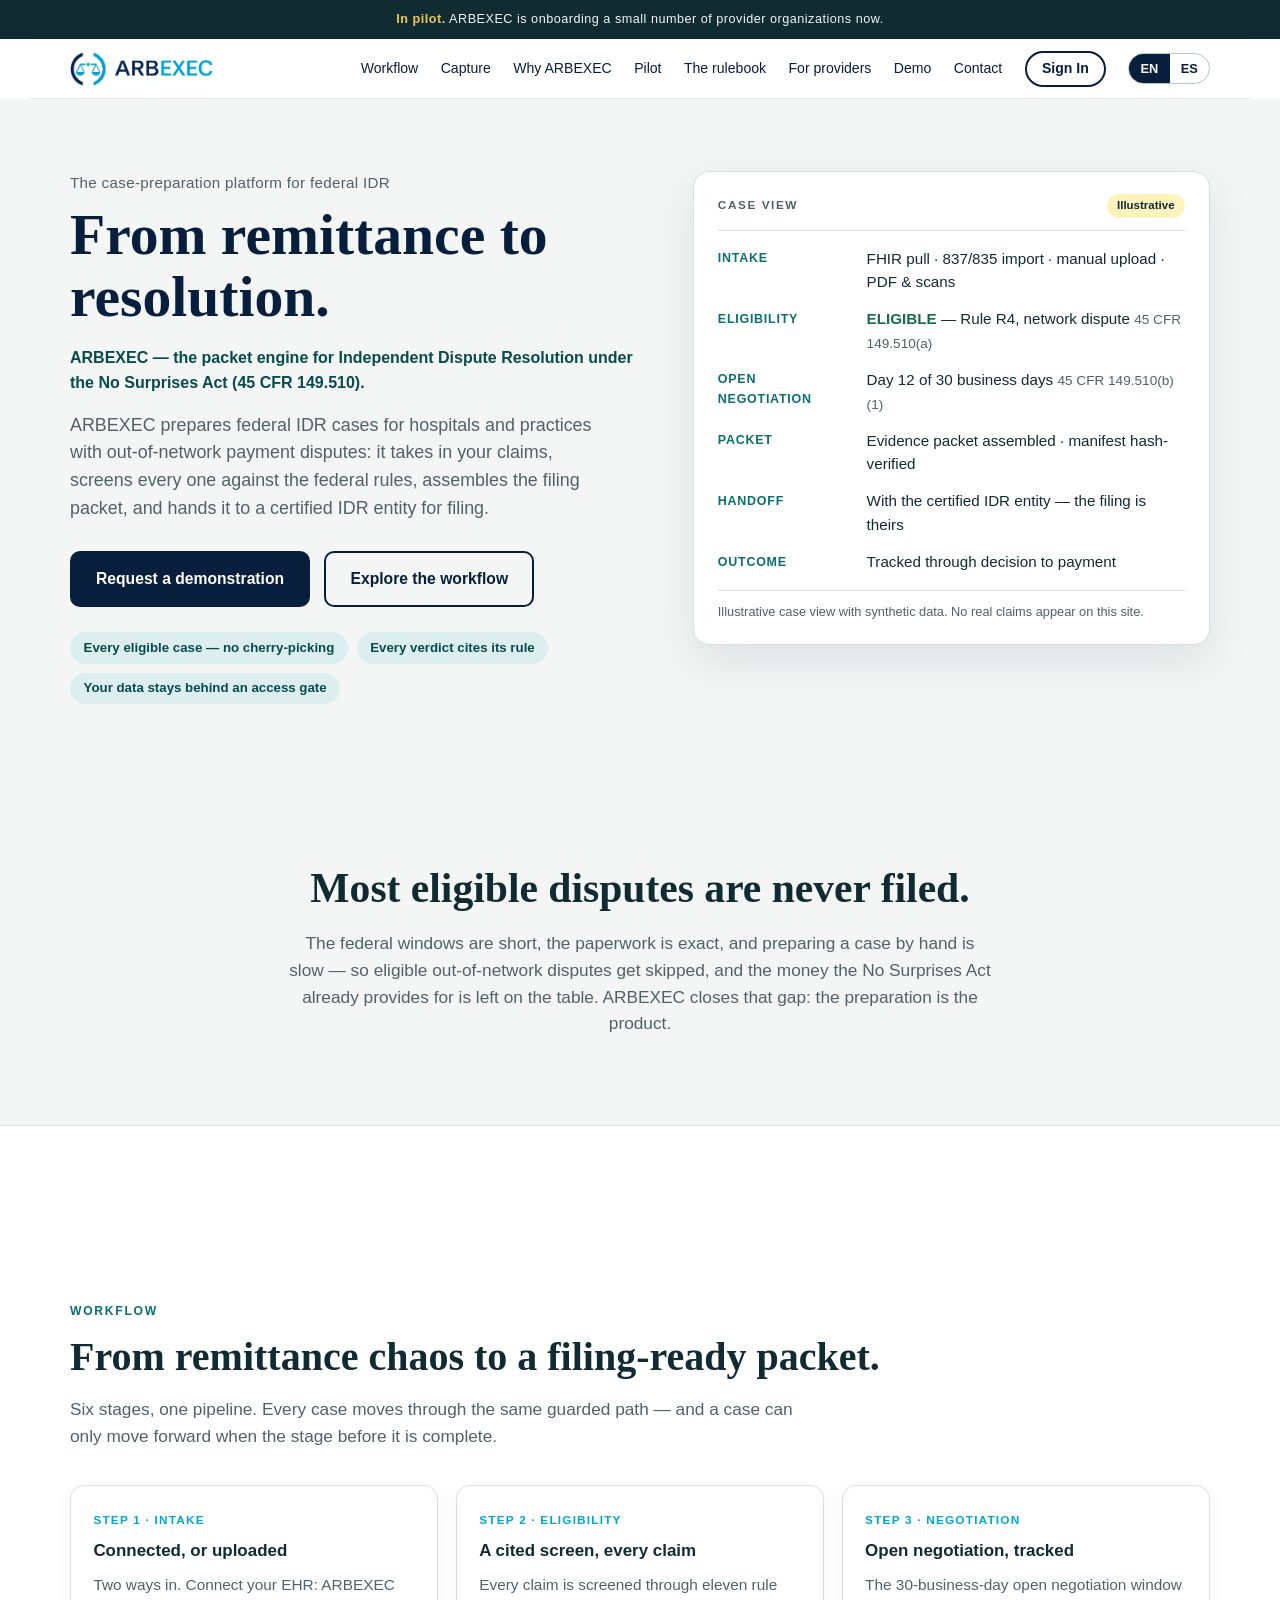
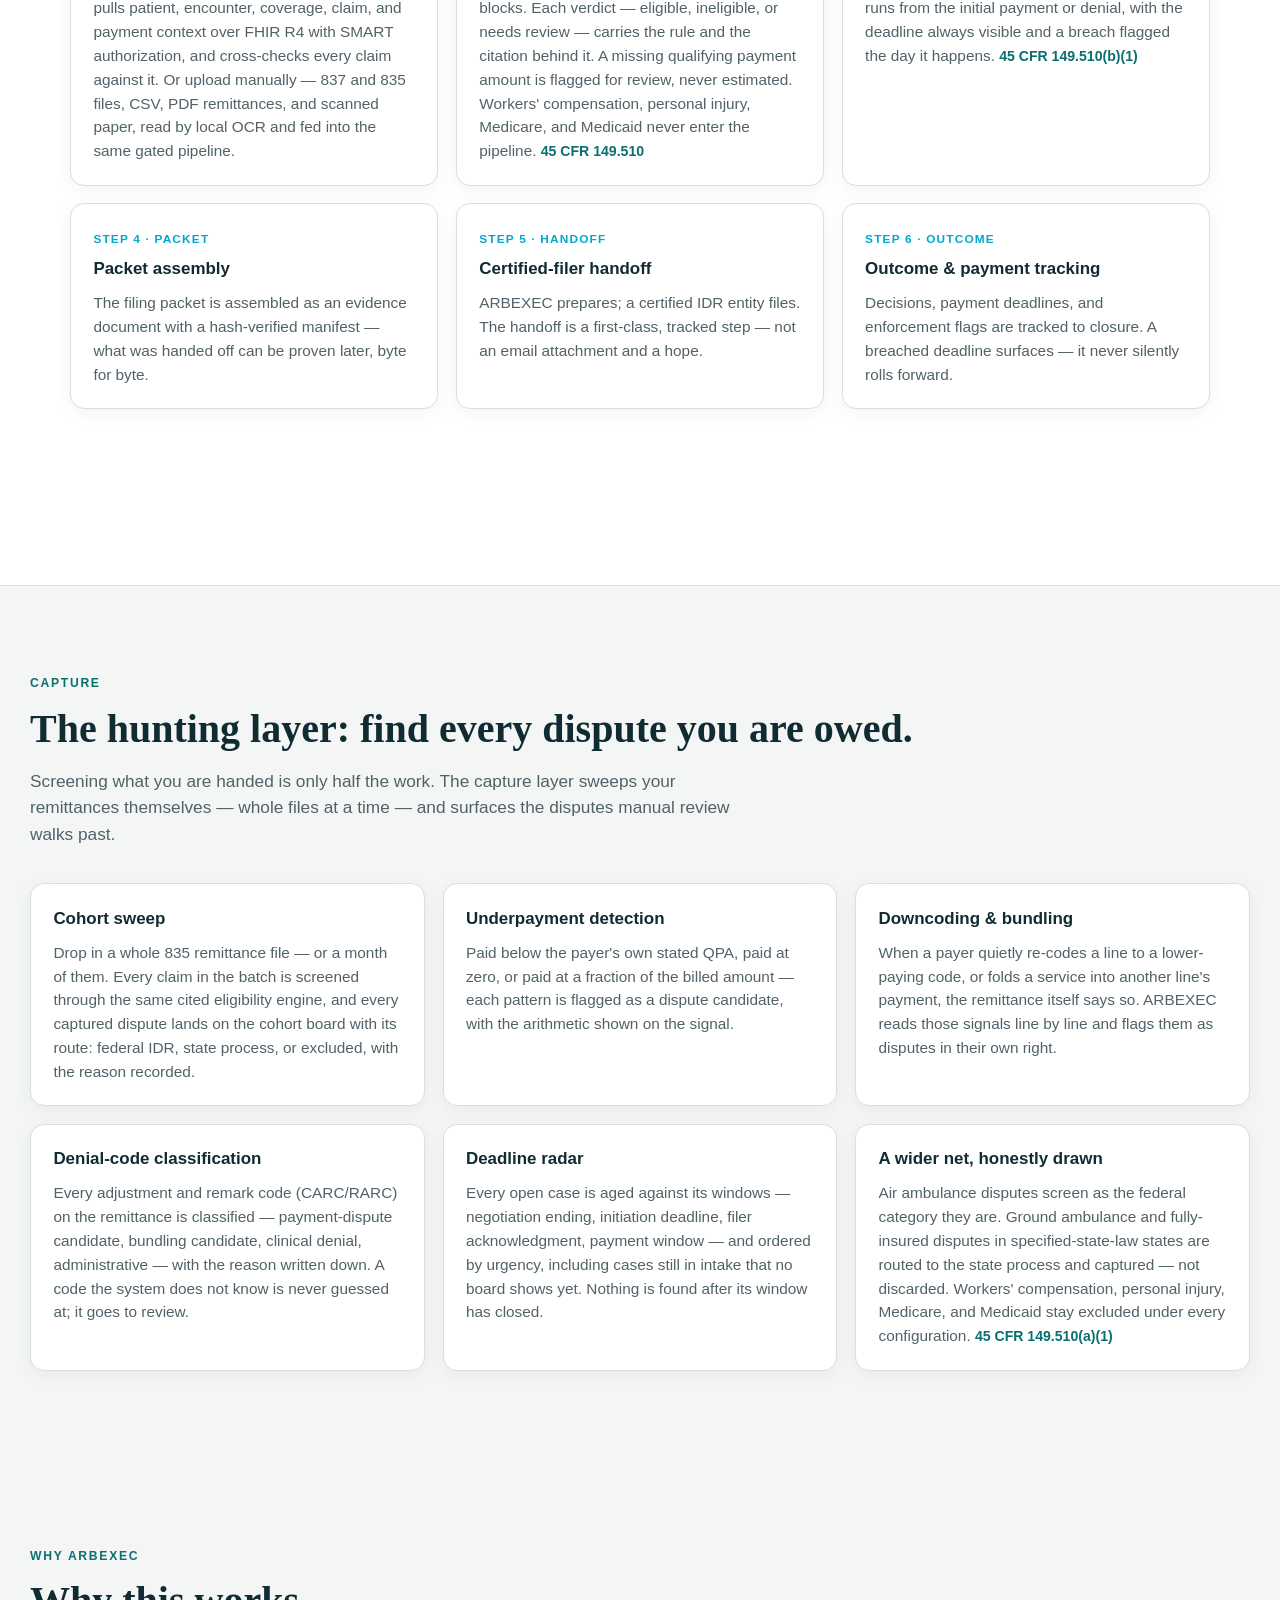
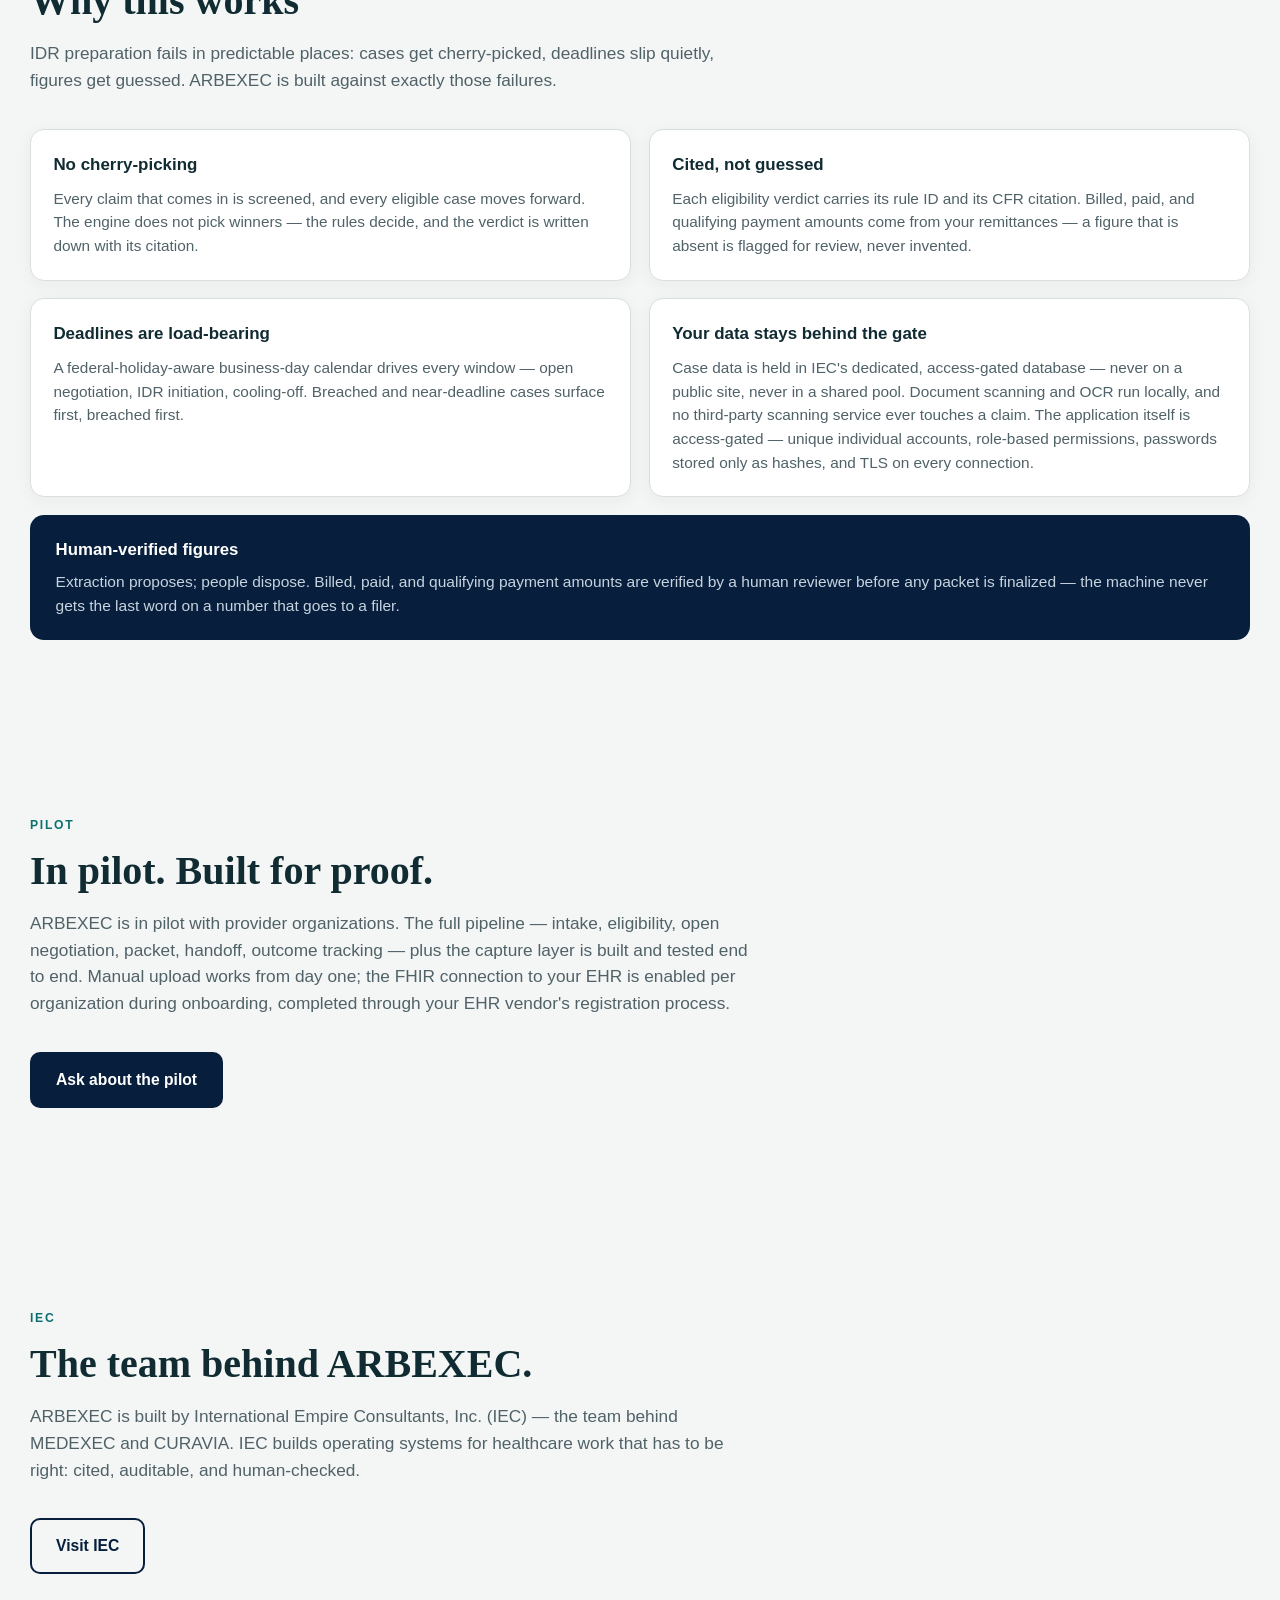
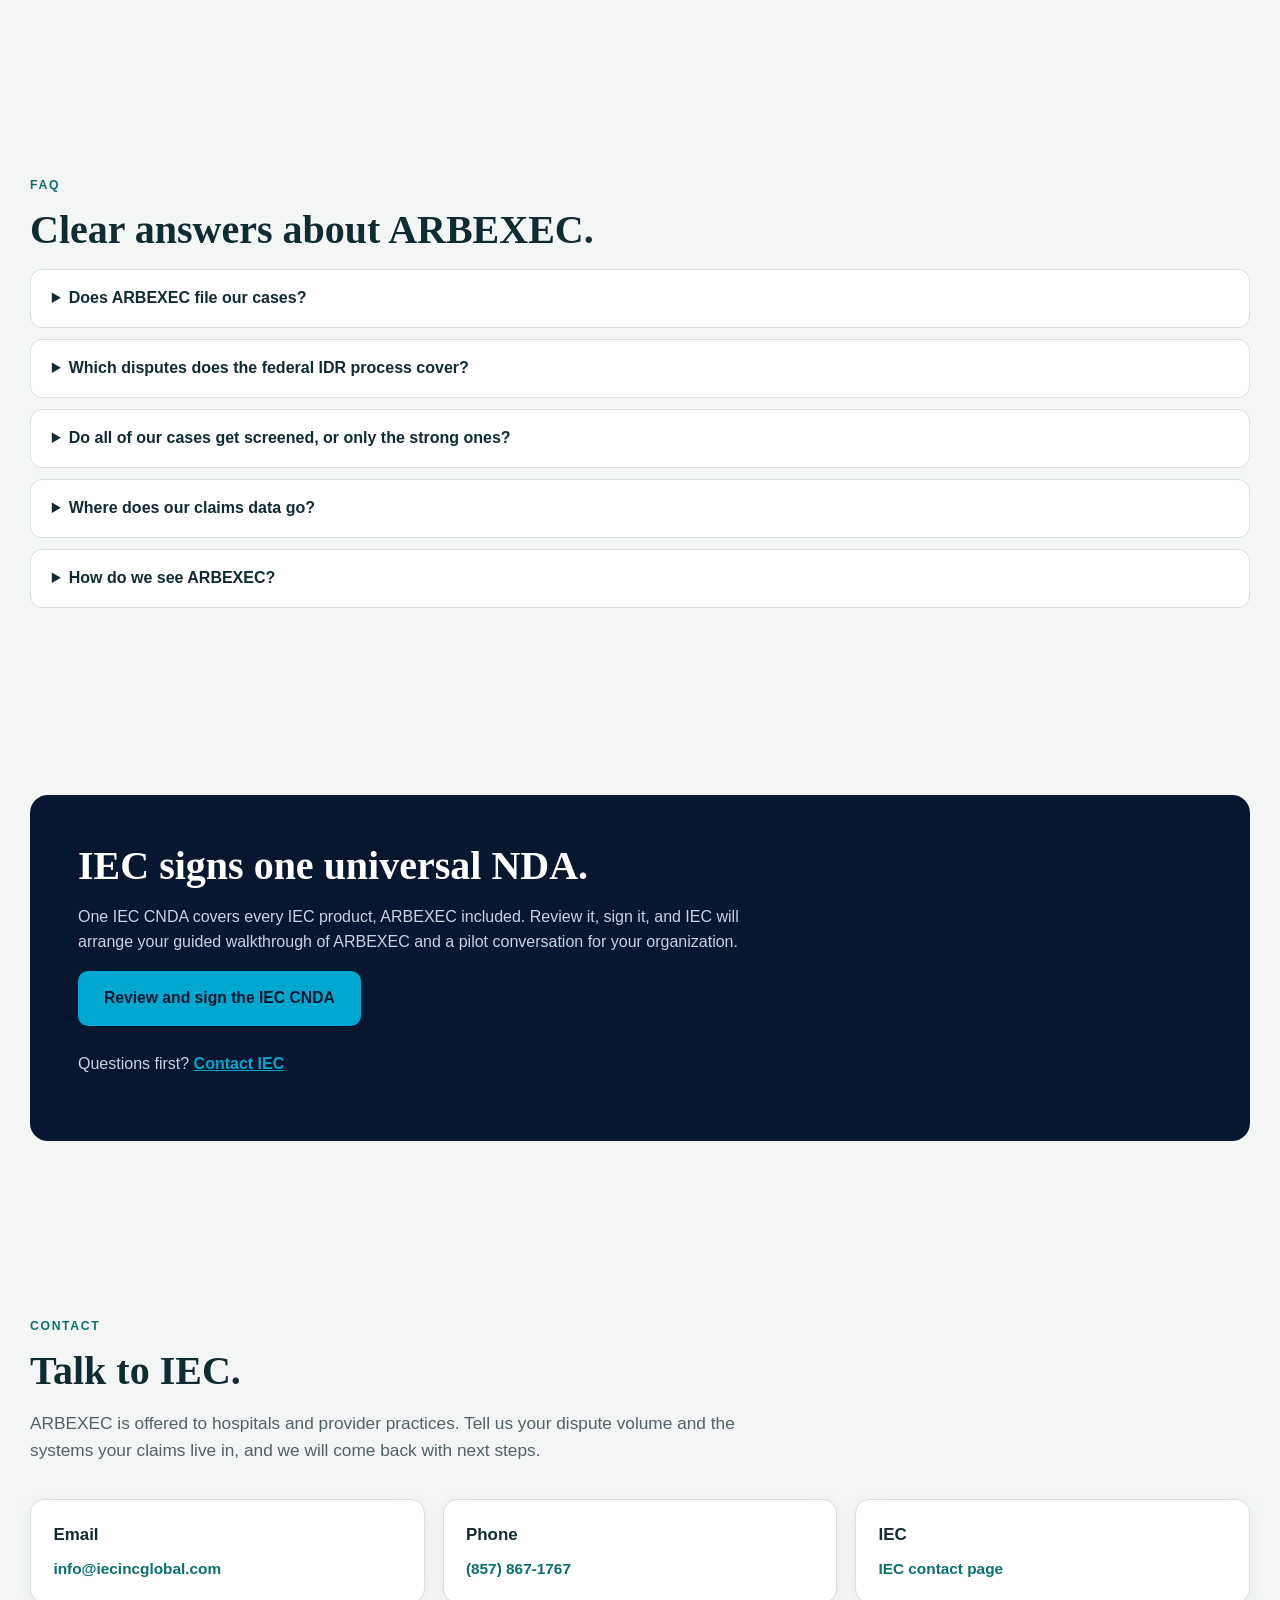
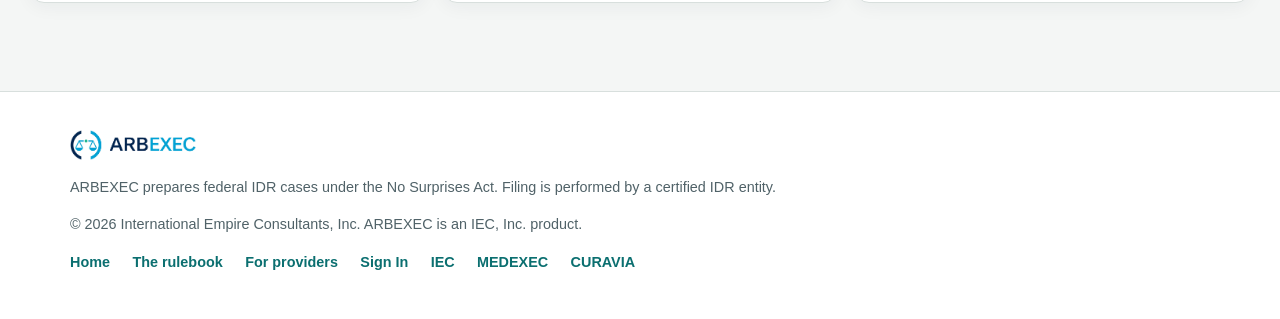
<file: index.html>
<!DOCTYPE html>
<html lang="en">
<head>
<meta charset="utf-8">
<meta name="viewport" content="width=device-width, initial-scale=1">
<title>ARBEXEC — The No Surprises Act IDR Packet Engine</title>
<meta name="description" content="ARBEXEC prepares federal Independent Dispute Resolution (IDR) cases under the No Surprises Act for hospitals and practices: FHIR-connected and manual-upload intake, a cited eligibility screen for every case, a capture layer that sweeps whole remittance files for missed disputes, filing-ready packets, and handoff to a certified IDR entity.">
<link rel="icon" type="image/png" href="assets/favicon.png">
<link rel="stylesheet" href="styles.css">
</head>
<body>
<a class="skip-link" href="#main" data-i18n="skip">Skip to content</a>

<div class="pilot-strip" data-i18n="strip"><strong>In pilot.</strong> ARBEXEC is onboarding a small number of provider organizations now.</div>

<nav class="nav" aria-label="Page sections">
  <a class="nav-brand" href="index.html" aria-label="ARBEXEC home"><img src="assets/logo.webp" alt="ARBEXEC"></a>
  <div class="nav-links">
    <a href="#workflow" data-i18n="nav.workflow">Workflow</a>
    <a href="#capture" data-i18n="nav.capture">Capture</a>
    <a href="#why" data-i18n="nav.why">Why ARBEXEC</a>
    <a href="#pilot" data-i18n="nav.pilot">Pilot</a>
    <a href="rules.html" data-i18n="nav.rules">The rulebook</a>
    <a href="for-providers.html" data-i18n="nav.providers">For providers</a>
    <a href="#nda" data-i18n="nav.demo">Demo</a>
    <a href="#contact" data-i18n="nav.contact">Contact</a>
    <a class="nav-signin" href="https://app.arbexec.com/portal/signin" data-i18n="nav.signin">Sign In</a>
    <span class="lang-toggle" role="group" aria-label="Language">
      <button type="button" data-lang="en" aria-pressed="true">EN</button>
      <button type="button" data-lang="es" aria-pressed="false">ES</button>
    </span>
  </div>
</nav>

<main id="main">

<section class="wrap hero" aria-labelledby="hero-title">
  <div>
    <p class="kicker" data-i18n="hero.kicker">The case-preparation platform for federal IDR</p>
    <h1 id="hero-title" data-i18n="hero.h1">From remittance to resolution.</h1>
    <p class="expansion" data-i18n="hero.expansion">ARBEXEC — the packet engine for Independent Dispute Resolution under the No Surprises Act (45 CFR 149.510).</p>
    <p class="sub" data-i18n="hero.sub">ARBEXEC prepares federal IDR cases for hospitals and practices with out-of-network payment disputes: it takes in your claims, screens every one against the federal rules, assembles the filing packet, and hands it to a certified IDR entity for filing.</p>
    <div class="cta-row">
      <a class="btn btn-primary" href="#nda" data-i18n="cta.demo">Request a demonstration</a>
      <a class="btn btn-ghost" href="#workflow" data-i18n="cta.workflow">Explore the workflow</a>
    </div>
    <ul class="chips">
      <li data-i18n="chip.1">Every eligible case — no cherry-picking</li>
      <li data-i18n="chip.2">Every verdict cites its rule</li>
      <li data-i18n="chip.3">Your data stays behind an access gate</li>
    </ul>
  </div>

  <div class="panel" aria-label="Illustrative case view">
    <div class="panel-head">
      <span class="t" data-i18n="panel.t">Case view</span>
      <span class="badge" data-i18n="panel.badge">Illustrative</span>
    </div>
    <dl>
      <div class="row">
        <dt data-i18n="panel.intake">Intake</dt>
        <dd data-i18n="panel.intake.v">FHIR pull · 837/835 import · manual upload · PDF &amp; scans</dd>
      </div>
      <div class="row">
        <dt data-i18n="panel.elig">Eligibility</dt>
        <dd><span class="verdict" data-i18n="panel.elig.v">ELIGIBLE</span> <span data-i18n="panel.elig.r">— Rule R4, network dispute</span> <span class="cite">45 CFR 149.510(a)</span></dd>
      </div>
      <div class="row">
        <dt data-i18n="panel.neg">Open negotiation</dt>
        <dd><span data-i18n="panel.neg.v">Day 12 of 30 business days</span> <span class="cite">45 CFR 149.510(b)(1)</span></dd>
      </div>
      <div class="row">
        <dt data-i18n="panel.packet">Packet</dt>
        <dd data-i18n="panel.packet.v">Evidence packet assembled · manifest hash-verified</dd>
      </div>
      <div class="row">
        <dt data-i18n="panel.handoff">Handoff</dt>
        <dd data-i18n="panel.handoff.v">With the certified IDR entity — the filing is theirs</dd>
      </div>
      <div class="row">
        <dt data-i18n="panel.outcome">Outcome</dt>
        <dd data-i18n="panel.outcome.v">Tracked through decision to payment</dd>
      </div>
    </dl>
    <p class="caption" data-i18n="panel.caption">Illustrative case view with synthetic data. No real claims appear on this site.</p>
  </div>
</section>

<section class="wrap section statement" id="overview">
  <h2 data-i18n="ov.h2">Most eligible disputes are never filed.</h2>
  <p data-i18n="ov.p">The federal windows are short, the paperwork is exact, and preparing a case by hand is slow — so eligible out-of-network disputes get skipped, and the money the No Surprises Act already provides for is left on the table. ARBEXEC closes that gap: the preparation is the product.</p>
</section>

<section class="workflow section" id="workflow">
  <div class="inner">
    <p class="eyebrow" data-i18n="wf.eyebrow">Workflow</p>
    <h2 data-i18n="wf.h2">From remittance chaos to a filing-ready packet.</h2>
    <p class="lede" data-i18n="wf.lede">Six stages, one pipeline. Every case moves through the same guarded path — and a case can only move forward when the stage before it is complete.</p>
    <div class="grid cols-3">
      <div class="card">
        <span class="step" data-i18n="wf.s1.k">Step 1 · Intake</span>
        <h3 data-i18n="wf.s1.h">Connected, or uploaded</h3>
        <p data-i18n="wf.s1.p">Two ways in. Connect your EHR: ARBEXEC pulls patient, encounter, coverage, claim, and payment context over FHIR R4 with SMART authorization, and cross-checks every claim against it. Or upload manually — 837 and 835 files, CSV, PDF remittances, and scanned paper, read by local OCR and fed into the same gated pipeline.</p>
      </div>
      <div class="card">
        <span class="step" data-i18n="wf.s2.k">Step 2 · Eligibility</span>
        <h3 data-i18n="wf.s2.h">A cited screen, every claim</h3>
        <p><span data-i18n="wf.s2.p">Every claim is screened through eleven rule blocks. Each verdict — eligible, ineligible, or needs review — carries the rule and the citation behind it. A missing qualifying payment amount is flagged for review, never estimated. Workers' compensation, personal injury, Medicare, and Medicaid never enter the pipeline.</span> <span class="cite">45 CFR 149.510</span></p>
      </div>
      <div class="card">
        <span class="step" data-i18n="wf.s3.k">Step 3 · Negotiation</span>
        <h3 data-i18n="wf.s3.h">Open negotiation, tracked</h3>
        <p><span data-i18n="wf.s3.p">The 30-business-day open negotiation window runs from the initial payment or denial, with the deadline always visible and a breach flagged the day it happens.</span> <span class="cite">45 CFR 149.510(b)(1)</span></p>
      </div>
      <div class="card">
        <span class="step" data-i18n="wf.s4.k">Step 4 · Packet</span>
        <h3 data-i18n="wf.s4.h">Packet assembly</h3>
        <p data-i18n="wf.s4.p">The filing packet is assembled as an evidence document with a hash-verified manifest — what was handed off can be proven later, byte for byte.</p>
      </div>
      <div class="card">
        <span class="step" data-i18n="wf.s5.k">Step 5 · Handoff</span>
        <h3 data-i18n="wf.s5.h">Certified-filer handoff</h3>
        <p data-i18n="wf.s5.p">ARBEXEC prepares; a certified IDR entity files. The handoff is a first-class, tracked step — not an email attachment and a hope.</p>
      </div>
      <div class="card">
        <span class="step" data-i18n="wf.s6.k">Step 6 · Outcome</span>
        <h3 data-i18n="wf.s6.h">Outcome &amp; payment tracking</h3>
        <p data-i18n="wf.s6.p">Decisions, payment deadlines, and enforcement flags are tracked to closure. A breached deadline surfaces — it never silently rolls forward.</p>
      </div>
    </div>
  </div>
</section>

<section class="wrap section" id="capture">
  <p class="eyebrow" data-i18n="cap.eyebrow">Capture</p>
  <h2 data-i18n="cap.h2">The hunting layer: find every dispute you are owed.</h2>
  <p class="lede" data-i18n="cap.lede">Screening what you are handed is only half the work. The capture layer sweeps your remittances themselves — whole files at a time — and surfaces the disputes manual review walks past.</p>
  <div class="grid cols-3">
    <div class="card">
      <h3 data-i18n="cap.c1.h">Cohort sweep</h3>
      <p data-i18n="cap.c1.p">Drop in a whole 835 remittance file — or a month of them. Every claim in the batch is screened through the same cited eligibility engine, and every captured dispute lands on the cohort board with its route: federal IDR, state process, or excluded, with the reason recorded.</p>
    </div>
    <div class="card">
      <h3 data-i18n="cap.c2.h">Underpayment detection</h3>
      <p data-i18n="cap.c2.p">Paid below the payer's own stated QPA, paid at zero, or paid at a fraction of the billed amount — each pattern is flagged as a dispute candidate, with the arithmetic shown on the signal.</p>
    </div>
    <div class="card">
      <h3 data-i18n="cap.c3.h">Downcoding &amp; bundling</h3>
      <p data-i18n="cap.c3.p">When a payer quietly re-codes a line to a lower-paying code, or folds a service into another line's payment, the remittance itself says so. ARBEXEC reads those signals line by line and flags them as disputes in their own right.</p>
    </div>
    <div class="card">
      <h3 data-i18n="cap.c4.h">Denial-code classification</h3>
      <p data-i18n="cap.c4.p">Every adjustment and remark code (CARC/RARC) on the remittance is classified — payment-dispute candidate, bundling candidate, clinical denial, administrative — with the reason written down. A code the system does not know is never guessed at; it goes to review.</p>
    </div>
    <div class="card">
      <h3 data-i18n="cap.c5.h">Deadline radar</h3>
      <p data-i18n="cap.c5.p">Every open case is aged against its windows — negotiation ending, initiation deadline, filer acknowledgment, payment window — and ordered by urgency, including cases still in intake that no board shows yet. Nothing is found after its window has closed.</p>
    </div>
    <div class="card">
      <h3 data-i18n="cap.c6.h">A wider net, honestly drawn</h3>
      <p><span data-i18n="cap.c6.p">Air ambulance disputes screen as the federal category they are. Ground ambulance and fully-insured disputes in specified-state-law states are routed to the state process and captured — not discarded. Workers' compensation, personal injury, Medicare, and Medicaid stay excluded under every configuration.</span> <span class="cite">45 CFR 149.510(a)(1)</span></p>
    </div>
  </div>
</section>

<section class="wrap section" id="why">
  <p class="eyebrow" data-i18n="why.eyebrow">Why ARBEXEC</p>
  <h2 data-i18n="why.h2">Why this works</h2>
  <p class="lede" data-i18n="why.lede">IDR preparation fails in predictable places: cases get cherry-picked, deadlines slip quietly, figures get guessed. ARBEXEC is built against exactly those failures.</p>
  <div class="grid cols-2">
    <div class="card">
      <h3 data-i18n="why.c1.h">No cherry-picking</h3>
      <p data-i18n="why.c1.p">Every claim that comes in is screened, and every eligible case moves forward. The engine does not pick winners — the rules decide, and the verdict is written down with its citation.</p>
    </div>
    <div class="card">
      <h3 data-i18n="why.c2.h">Cited, not guessed</h3>
      <p data-i18n="why.c2.p">Each eligibility verdict carries its rule ID and its CFR citation. Billed, paid, and qualifying payment amounts come from your remittances — a figure that is absent is flagged for review, never invented.</p>
    </div>
    <div class="card">
      <h3 data-i18n="why.c3.h">Deadlines are load-bearing</h3>
      <p data-i18n="why.c3.p">A federal-holiday-aware business-day calendar drives every window — open negotiation, IDR initiation, cooling-off. Breached and near-deadline cases surface first, breached first.</p>
    </div>
    <div class="card">
      <h3 data-i18n="why.c4.h">Your data stays behind the gate</h3>
      <p data-i18n="why.c4.p">Case data is held in IEC's dedicated, access-gated database — never on a public site, never in a shared pool. Document scanning and OCR run locally, and no third-party scanning service ever touches a claim. The application itself is access-gated — unique individual accounts, role-based permissions, passwords stored only as hashes, and TLS on every connection.</p>
    </div>
  </div>
  <div class="wide-strip">
    <h3 data-i18n="why.strip.h">Human-verified figures</h3>
    <p data-i18n="why.strip.p">Extraction proposes; people dispose. Billed, paid, and qualifying payment amounts are verified by a human reviewer before any packet is finalized — the machine never gets the last word on a number that goes to a filer.</p>
  </div>
</section>

<section class="wrap section" id="pilot">
  <p class="eyebrow" data-i18n="pilot.eyebrow">Pilot</p>
  <h2 data-i18n="pilot.h2">In pilot. Built for proof.</h2>
  <p class="lede" data-i18n="pilot.p">ARBEXEC is in pilot with provider organizations. The full pipeline — intake, eligibility, open negotiation, packet, handoff, outcome tracking — plus the capture layer is built and tested end to end. Manual upload works from day one; the FHIR connection to your EHR is enabled per organization during onboarding, completed through your EHR vendor's registration process.</p>
  <div class="cta-row">
    <a class="btn btn-primary" href="#contact" data-i18n="pilot.cta">Ask about the pilot</a>
  </div>
</section>

<section class="wrap section" id="founder">
  <p class="eyebrow" data-i18n="founder.eyebrow">IEC</p>
  <h2 data-i18n="founder.h2">The team behind ARBEXEC.</h2>
  <p class="lede" data-i18n="founder.p">ARBEXEC is built by International Empire Consultants, Inc. (IEC) — the team behind MEDEXEC and CURAVIA. IEC builds operating systems for healthcare work that has to be right: cited, auditable, and human-checked.</p>
  <div class="cta-row">
    <a class="btn btn-ghost" href="https://iecincglobal.com" data-i18n="founder.cta">Visit IEC</a>
  </div>
</section>

<section class="wrap section faq" id="faq">
  <p class="eyebrow" data-i18n="faq.eyebrow">FAQ</p>
  <h2 data-i18n="faq.h2">Clear answers about ARBEXEC.</h2>
  <details>
    <summary data-i18n="faq.q1">Does ARBEXEC file our cases?</summary>
    <p data-i18n="faq.a1">No. ARBEXEC prepares filing-ready packets and tracks each case end to end; the filing itself is performed by a certified IDR entity. That separation is by design — the preparer and the filer are different parties.</p>
  </details>
  <details>
    <summary data-i18n="faq.q2">Which disputes does the federal IDR process cover?</summary>
    <p data-i18n="faq.a2">Out-of-network emergency services, non-emergency services by an out-of-network provider at an in-network facility, and air ambulance services, under 45 CFR 149.510. Where a specified state law applies, the state process governs instead — the ARBEXEC screen checks that first, and routes ground-ambulance and fully-insured state-law disputes to the state process rather than discarding them.</p>
  </details>
  <details>
    <summary data-i18n="faq.q3">Do all of our cases get screened, or only the strong ones?</summary>
    <p data-i18n="faq.a3">All of them. ARBEXEC screens every claim it takes in and moves every eligible case forward. Cases are never cherry-picked, and a case that needs review is flagged with the reason — never quietly dropped.</p>
  </details>
  <details>
    <summary data-i18n="faq.q4">Where does our claims data go?</summary>
    <p data-i18n="faq.a4">Nowhere it shouldn't. Case data is held in IEC's dedicated, access-gated database; document scanning and OCR run locally, and no third-party scanning service is used. The ARBEXEC operator system sits behind an access gate — it is never a public site.</p>
  </details>
  <details>
    <summary data-i18n="faq.q5">How do we see ARBEXEC?</summary>
    <p data-i18n="faq.a5">Sign the IEC CNDA — one agreement covers every IEC product — and IEC arranges a guided walkthrough. There is no public demo and no demo login.</p>
  </details>
</section>

<section class="wrap section" id="nda">
  <div class="nda-panel">
    <h2 data-i18n="nda.h2">IEC signs one universal NDA.</h2>
    <p data-i18n="nda.p">One IEC CNDA covers every IEC product, ARBEXEC included. Review it, sign it, and IEC will arrange your guided walkthrough of ARBEXEC and a pilot conversation for your organization.</p>
    <div class="cta-row">
      <a class="btn btn-primary" href="https://iecincglobal.com/cnda.html?origin=arbexec" data-i18n="nda.btn">Review and sign the IEC CNDA</a>
    </div>
    <p><span data-i18n="nda.alt">Questions first?</span> <a class="alt" href="#contact" data-i18n="nda.alt.link">Contact IEC</a></p>
  </div>
</section>

<section class="wrap section" id="contact">
  <p class="eyebrow" data-i18n="contact.eyebrow">Contact</p>
  <h2 data-i18n="contact.h2">Talk to IEC.</h2>
  <p class="lede" data-i18n="contact.lede">ARBEXEC is offered to hospitals and provider practices. Tell us your dispute volume and the systems your claims live in, and we will come back with next steps.</p>
  <div class="contact-grid">
    <div class="card">
      <h3 data-i18n="contact.email.h">Email</h3>
      <p><a href="mailto:info@iecincglobal.com">info@iecincglobal.com</a></p>
    </div>
    <div class="card">
      <h3 data-i18n="contact.phone.h">Phone</h3>
      <p><a href="tel:+18578671767">(857) 867-1767</a></p>
    </div>
    <div class="card">
      <h3 data-i18n="contact.web.h">IEC</h3>
      <p><a href="https://iecincglobal.com/contact.html" data-i18n="contact.web.link">IEC contact page</a></p>
    </div>
  </div>
</section>

</main>

<footer class="footer">
  <div class="inner">
    <img src="assets/logo.webp" alt="ARBEXEC">
    <p data-i18n="footer.tag">ARBEXEC prepares federal IDR cases under the No Surprises Act. Filing is performed by a certified IDR entity.</p>
    <p data-i18n="footer.rights">© 2026 International Empire Consultants, Inc. ARBEXEC is an IEC, Inc. product.</p>
    <div class="links">
      <a href="index.html" data-i18n="footer.home">Home</a>
      <a href="rules.html" data-i18n="nav.rules">The rulebook</a>
      <a href="for-providers.html" data-i18n="nav.providers">For providers</a>
      <a href="https://app.arbexec.com/portal/signin" data-i18n="nav.signin">Sign In</a>
      <a href="https://iecincglobal.com">IEC</a>
      <a href="https://getmedexec.com">MEDEXEC</a>
      <a href="https://www.getcuravia.com">CURAVIA</a>
    </div>
  </div>
</footer>

<script>
window.PAGE_I18N = {
  es: {
    "title": "ARBEXEC — El motor de paquetes IDR de la Ley Sin Sorpresas",
    "hero.kicker": "La plataforma de preparación de casos para el IDR federal",
    "hero.h1": "De la remesa a la resolución.",
    "hero.expansion": "ARBEXEC — el motor de paquetes para la Resolución Independiente de Disputas (IDR) bajo la Ley Sin Sorpresas (45 CFR 149.510).",
    "hero.sub": "ARBEXEC prepara casos federales de IDR para hospitales y prácticas con disputas de pago fuera de la red: recibe sus reclamaciones, examina cada una contra las reglas federales, arma el paquete de presentación y lo entrega a una entidad IDR certificada para su presentación.",
    "chip.1": "Cada caso elegible — sin selección de favoritos",
    "chip.2": "Cada veredicto cita su regla",
    "chip.3": "Sus datos permanecen tras una puerta de acceso",
    "panel.t": "Vista del caso",
    "panel.badge": "Ilustrativo",
    "panel.intake": "Admisión",
    "panel.intake.v": "Extracción FHIR · importación 837/835 · carga manual · PDF y escaneos",
    "panel.elig": "Elegibilidad",
    "panel.elig.v": "ELEGIBLE",
    "panel.elig.r": "— Regla R4, disputa de red",
    "panel.neg": "Negociación abierta",
    "panel.neg.v": "Día 12 de 30 días hábiles",
    "panel.packet": "Paquete",
    "panel.packet.v": "Paquete de evidencia armado · manifiesto verificado por hash",
    "panel.handoff": "Entrega",
    "panel.handoff.v": "Con la entidad IDR certificada — la presentación es suya",
    "panel.outcome": "Resultado",
    "panel.outcome.v": "Seguimiento desde la decisión hasta el pago",
    "panel.caption": "Vista de caso ilustrativa con datos sintéticos. En este sitio no aparece ninguna reclamación real.",
    "ov.h2": "La mayoría de las disputas elegibles nunca se presentan.",
    "ov.p": "Los plazos federales son cortos, el papeleo es exacto y preparar un caso a mano es lento — así que las disputas elegibles fuera de la red se omiten, y el dinero que la Ley Sin Sorpresas ya contempla se queda sobre la mesa. ARBEXEC cierra esa brecha: la preparación es el producto.",
    "wf.eyebrow": "Flujo de trabajo",
    "wf.h2": "Del caos de las remesas a un paquete listo para presentar.",
    "wf.lede": "Seis etapas, una sola línea. Cada caso avanza por el mismo camino protegido — y solo puede avanzar cuando la etapa anterior está completa.",
    "wf.s1.k": "Etapa 1 · Admisión",
    "wf.s1.h": "Conectado, o cargado",
    "wf.s1.p": "Dos vías de entrada. Conecte su EHR: ARBEXEC extrae el contexto de paciente, encuentro, cobertura, reclamación y pago vía FHIR R4 con autorización SMART, y contrasta cada reclamación contra él. O cargue manualmente — archivos 837 y 835, CSV, remesas en PDF y papel escaneado, leídos por OCR local y alimentados a la misma línea protegida.",
    "wf.s2.k": "Etapa 2 · Elegibilidad",
    "wf.s2.h": "Un examen citado, cada reclamación",
    "wf.s2.p": "Cada reclamación se examina a través de once bloques de reglas. Cada veredicto — elegible, no elegible o necesita revisión — lleva la regla y la cita que lo respalda. Un monto de pago calificado ausente se marca para revisión, nunca se estima. La compensación laboral, las lesiones personales, Medicare y Medicaid nunca entran en la línea.",
    "wf.s3.k": "Etapa 3 · Negociación",
    "wf.s3.h": "Negociación abierta, con seguimiento",
    "wf.s3.p": "El período de negociación abierta de 30 días hábiles corre desde el pago inicial o la denegación, con el plazo siempre visible y el incumplimiento marcado el mismo día en que ocurre.",
    "wf.s4.k": "Etapa 4 · Paquete",
    "wf.s4.h": "Armado del paquete",
    "wf.s4.p": "El paquete de presentación se arma como un documento de evidencia con un manifiesto verificado por hash — lo entregado puede probarse después, byte por byte.",
    "wf.s5.k": "Etapa 5 · Entrega",
    "wf.s5.h": "Entrega a la entidad certificada",
    "wf.s5.p": "ARBEXEC prepara; una entidad IDR certificada presenta. La entrega es una etapa de primera clase, con seguimiento — no un adjunto de correo y una esperanza.",
    "wf.s6.k": "Etapa 6 · Resultado",
    "wf.s6.h": "Seguimiento de resultado y pago",
    "wf.s6.p": "Las decisiones, los plazos de pago y las alertas de ejecución se siguen hasta el cierre. Un plazo incumplido sale a la superficie — nunca avanza en silencio.",
    "cap.eyebrow": "Captura",
    "cap.h2": "La capa de caza: encuentre cada disputa que le deben.",
    "cap.lede": "Examinar lo que le entregan es solo la mitad del trabajo. La capa de captura barre sus propias remesas — archivos completos a la vez — y saca a la superficie las disputas que la revisión manual pasa por alto.",
    "cap.c1.h": "Barrido de cohorte",
    "cap.c1.p": "Deje un archivo completo de remesas 835 — o un mes de ellos. Cada reclamación del lote se examina con el mismo motor de elegibilidad citado, y cada disputa capturada llega al tablero de cohorte con su ruta: IDR federal, proceso estatal o excluida, con el motivo registrado.",
    "cap.c2.h": "Detección de pago insuficiente",
    "cap.c2.p": "Pagado por debajo del QPA que el propio pagador declaró, pagado en cero, o pagado a una fracción del monto facturado — cada patrón se marca como candidato a disputa, con la aritmética mostrada en la señal.",
    "cap.c3.h": "Recodificación y agrupación",
    "cap.c3.p": "Cuando un pagador recodifica en silencio una línea a un código de menor pago, o pliega un servicio en el pago de otra línea, la propia remesa lo dice. ARBEXEC lee esas señales línea por línea y las marca como disputas por derecho propio.",
    "cap.c4.h": "Clasificación de códigos de denegación",
    "cap.c4.p": "Cada código de ajuste y observación (CARC/RARC) de la remesa se clasifica — candidato a disputa de pago, candidato a agrupación, denegación clínica, administrativo — con el motivo por escrito. Un código que el sistema no conoce nunca se adivina; va a revisión.",
    "cap.c5.h": "Radar de plazos",
    "cap.c5.p": "Cada caso abierto se envejece contra sus ventanas — fin de la negociación, plazo de inicio, acuse de la entidad presentadora, ventana de pago — y se ordena por urgencia, incluidos los casos aún en admisión que ningún tablero muestra todavía. Nada se encuentra después de que su ventana se cerró.",
    "cap.c6.h": "Una red más amplia, trazada con honestidad",
    "cap.c6.p": "Las disputas de ambulancia aérea se examinan como la categoría federal que son. La ambulancia terrestre y las disputas de planes totalmente asegurados en estados con ley estatal especificada se enrutan al proceso estatal y se capturan — no se descartan. La compensación laboral, las lesiones personales, Medicare y Medicaid permanecen excluidos bajo toda configuración.",
    "why.eyebrow": "Por qué ARBEXEC",
    "why.h2": "Por qué funciona",
    "why.lede": "La preparación de IDR falla en lugares predecibles: se escogen los casos fáciles, los plazos se escapan en silencio, las cifras se adivinan. ARBEXEC está construido contra exactamente esos fallos.",
    "why.c1.h": "Sin selección de favoritos",
    "why.c1.p": "Cada reclamación que entra se examina, y cada caso elegible avanza. El motor no escoge ganadores — las reglas deciden, y el veredicto queda escrito con su cita.",
    "why.c2.h": "Citado, no adivinado",
    "why.c2.p": "Cada veredicto de elegibilidad lleva su ID de regla y su cita del CFR. Los montos facturados, pagados y de pago calificado salen de sus remesas — una cifra ausente se marca para revisión, nunca se inventa.",
    "why.c3.h": "Los plazos son estructurales",
    "why.c3.p": "Un calendario de días hábiles con feriados federales gobierna cada ventana — negociación abierta, inicio del IDR, período de enfriamiento. Los casos incumplidos y próximos al plazo aparecen primero, los incumplidos antes que todos.",
    "why.c4.h": "Sus datos permanecen tras la puerta de acceso",
    "why.c4.p": "Los datos de caso se guardan en la base de datos dedicada de IEC, protegida por acceso — nunca en un sitio público, nunca en un repositorio compartido. El escaneo de documentos y el OCR corren localmente, y ningún servicio de escaneo de terceros toca jamás una reclamación. La aplicación misma está protegida por acceso — cuentas individuales únicas, permisos por rol, contraseñas guardadas solo como hashes, y TLS en cada conexión.",
    "why.strip.h": "Cifras verificadas por personas",
    "why.strip.p": "La extracción propone; las personas disponen. Los montos facturados, pagados y de pago calificado los verifica un revisor humano antes de finalizar cualquier paquete — la máquina nunca tiene la última palabra sobre un número que va a una entidad presentadora.",
    "pilot.eyebrow": "Piloto",
    "pilot.h2": "En piloto. Construido para probar.",
    "pilot.p": "ARBEXEC está en piloto con organizaciones proveedoras. La línea completa — admisión, elegibilidad, negociación abierta, paquete, entrega, seguimiento de resultados — más la capa de captura está construida y probada de extremo a extremo. La carga manual funciona desde el primer día; la conexión FHIR con su EHR se habilita por organización durante la incorporación, completada a través del proceso de registro de su proveedor de EHR.",
    "pilot.cta": "Preguntar por el piloto",
    "founder.eyebrow": "IEC",
    "founder.h2": "El equipo detrás de ARBEXEC.",
    "founder.p": "ARBEXEC lo construye International Empire Consultants, Inc. (IEC) — el mismo equipo de MEDEXEC y CURAVIA. IEC construye sistemas operativos para el trabajo de salud que tiene que salir bien: citado, auditable y revisado por personas.",
    "founder.cta": "Visitar IEC",
    "faq.eyebrow": "Preguntas frecuentes",
    "faq.h2": "Respuestas claras sobre ARBEXEC.",
    "faq.q1": "¿ARBEXEC presenta nuestros casos?",
    "faq.a1": "No. ARBEXEC prepara paquetes listos para presentar y sigue cada caso de extremo a extremo; la presentación la realiza una entidad IDR certificada. Esa separación es por diseño — quien prepara y quien presenta son partes distintas.",
    "faq.q2": "¿Qué disputas cubre el proceso federal de IDR?",
    "faq.a2": "Servicios de emergencia fuera de la red, servicios no urgentes de un proveedor fuera de la red en un centro dentro de la red, y servicios de ambulancia aérea, bajo 45 CFR 149.510. Cuando aplica una ley estatal especificada, rige el proceso estatal — el examen de ARBEXEC verifica eso primero, y enruta las disputas de ambulancia terrestre y de ley estatal de planes totalmente asegurados al proceso estatal en lugar de descartarlas.",
    "faq.q3": "¿Se examinan todos nuestros casos, o solo los fuertes?",
    "faq.a3": "Todos. ARBEXEC examina cada reclamación que recibe y hace avanzar cada caso elegible. Nunca se escogen favoritos, y un caso que necesita revisión se marca con el motivo — nunca se descarta en silencio.",
    "faq.q4": "¿A dónde van los datos de nuestras reclamaciones?",
    "faq.a4": "A ningún lugar indebido. Los datos de caso se guardan en la base de datos dedicada de IEC, protegida por acceso; el escaneo de documentos y el OCR corren localmente, y no se usa ningún servicio de escaneo de terceros. El sistema operador de ARBEXEC está detrás de una puerta de acceso — nunca es un sitio público.",
    "faq.q5": "¿Cómo podemos ver ARBEXEC?",
    "faq.a5": "Firme el CNDA de IEC — un solo acuerdo cubre todos los productos de IEC — e IEC organiza una visita guiada. No hay demostración pública ni acceso de demostración.",
    "nda.h2": "IEC firma un solo NDA universal.",
    "nda.p": "Un solo CNDA de IEC cubre todos los productos de IEC, ARBEXEC incluido. Revíselo, fírmelo, e IEC organizará su visita guiada a ARBEXEC y una conversación de piloto para su organización.",
    "nda.btn": "Revisar y firmar el CNDA de IEC",
    "nda.alt": "¿Preguntas primero?",
    "nda.alt.link": "Contactar a IEC",
    "contact.eyebrow": "Contacto",
    "contact.h2": "Hable con IEC.",
    "contact.lede": "ARBEXEC se ofrece a hospitales y prácticas proveedoras. Cuéntenos su volumen de disputas y los sistemas donde viven sus reclamaciones, y volveremos con los próximos pasos.",
    "contact.email.h": "Correo",
    "contact.phone.h": "Teléfono",
    "contact.web.h": "IEC",
    "contact.web.link": "Página de contacto de IEC"
  }
};
</script>
<script src="site.js"></script>
</body>
</html>
</file>
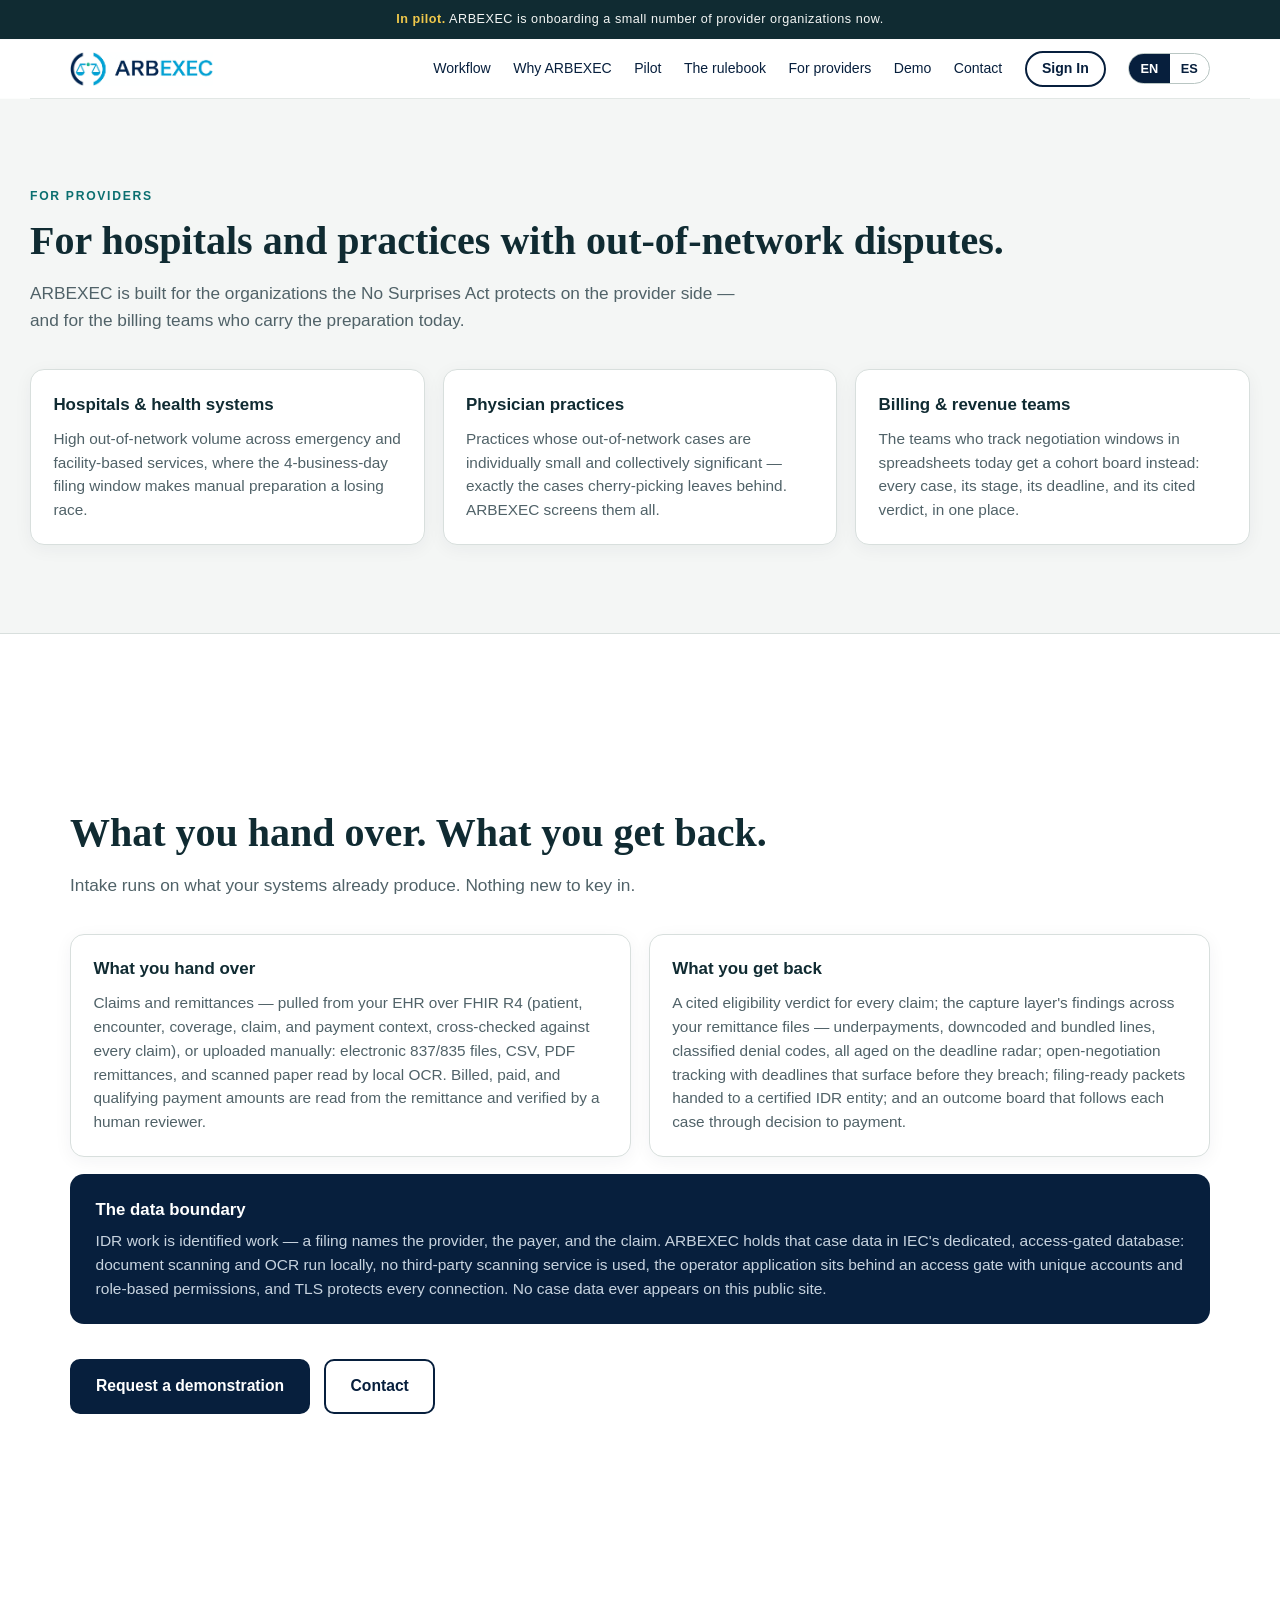
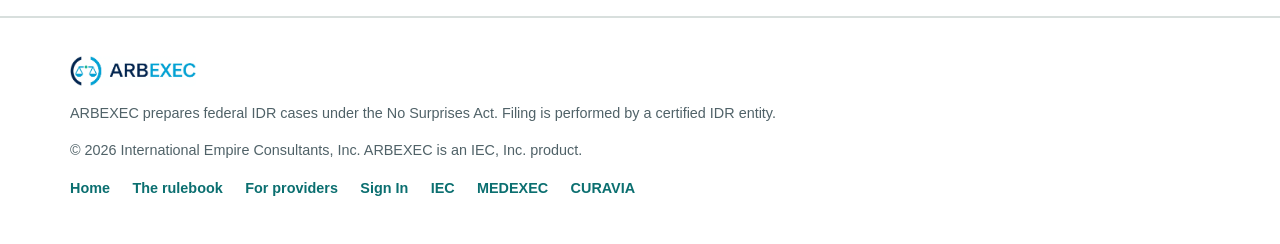
<file: for-providers.html>
<!DOCTYPE html>
<html lang="en">
<head>
<meta charset="utf-8">
<meta name="viewport" content="width=device-width, initial-scale=1">
<title>ARBEXEC — For Hospitals and Practices</title>
<meta name="description" content="ARBEXEC for hospitals, health systems, and physician practices with out-of-network payment disputes: what you hand over, what you get back, and where your identified claims data stays.">
<link rel="icon" type="image/png" href="assets/favicon.png">
<link rel="stylesheet" href="styles.css">
</head>
<body>
<a class="skip-link" href="#main" data-i18n="skip">Skip to content</a>

<div class="pilot-strip" data-i18n="strip"><strong>In pilot.</strong> ARBEXEC is onboarding a small number of provider organizations now.</div>

<nav class="nav" aria-label="Page sections">
  <a class="nav-brand" href="index.html" aria-label="ARBEXEC home"><img src="assets/logo.webp" alt="ARBEXEC"></a>
  <div class="nav-links">
    <a href="index.html#workflow" data-i18n="nav.workflow">Workflow</a>
    <a href="index.html#why" data-i18n="nav.why">Why ARBEXEC</a>
    <a href="index.html#pilot" data-i18n="nav.pilot">Pilot</a>
    <a href="rules.html" data-i18n="nav.rules">The rulebook</a>
    <a href="for-providers.html" data-i18n="nav.providers">For providers</a>
    <a href="index.html#nda" data-i18n="nav.demo">Demo</a>
    <a href="index.html#contact" data-i18n="nav.contact">Contact</a>
    <a class="nav-signin" href="https://app.arbexec.com/portal/signin" data-i18n="nav.signin">Sign In</a>
    <span class="lang-toggle" role="group" aria-label="Language">
      <button type="button" data-lang="en" aria-pressed="true">EN</button>
      <button type="button" data-lang="es" aria-pressed="false">ES</button>
    </span>
  </div>
</nav>

<main id="main">
<section class="wrap section">
  <p class="eyebrow" data-i18n="p.eyebrow">For providers</p>
  <h2 data-i18n="p.h2">For hospitals and practices with out-of-network disputes.</h2>
  <p class="lede" data-i18n="p.lede">ARBEXEC is built for the organizations the No Surprises Act protects on the provider side — and for the billing teams who carry the preparation today.</p>

  <div class="grid cols-3">
    <div class="card">
      <h3 data-i18n="p.c1.h">Hospitals &amp; health systems</h3>
      <p data-i18n="p.c1.p">High out-of-network volume across emergency and facility-based services, where the 4-business-day filing window makes manual preparation a losing race.</p>
    </div>
    <div class="card">
      <h3 data-i18n="p.c2.h">Physician practices</h3>
      <p data-i18n="p.c2.p">Practices whose out-of-network cases are individually small and collectively significant — exactly the cases cherry-picking leaves behind. ARBEXEC screens them all.</p>
    </div>
    <div class="card">
      <h3 data-i18n="p.c3.h">Billing &amp; revenue teams</h3>
      <p data-i18n="p.c3.p">The teams who track negotiation windows in spreadsheets today get a cohort board instead: every case, its stage, its deadline, and its cited verdict, in one place.</p>
    </div>
  </div>
</section>

<section class="workflow section">
  <div class="inner">
    <h2 data-i18n="p.h2b">What you hand over. What you get back.</h2>
    <p class="lede" data-i18n="p.lede2">Intake runs on what your systems already produce. Nothing new to key in.</p>
    <div class="grid cols-2">
      <div class="card">
        <h3 data-i18n="p.in.h">What you hand over</h3>
        <p data-i18n="p.in.p">Claims and remittances — pulled from your EHR over FHIR R4 (patient, encounter, coverage, claim, and payment context, cross-checked against every claim), or uploaded manually: electronic 837/835 files, CSV, PDF remittances, and scanned paper read by local OCR. Billed, paid, and qualifying payment amounts are read from the remittance and verified by a human reviewer.</p>
      </div>
      <div class="card">
        <h3 data-i18n="p.out.h">What you get back</h3>
        <p data-i18n="p.out.p">A cited eligibility verdict for every claim; the capture layer's findings across your remittance files — underpayments, downcoded and bundled lines, classified denial codes, all aged on the deadline radar; open-negotiation tracking with deadlines that surface before they breach; filing-ready packets handed to a certified IDR entity; and an outcome board that follows each case through decision to payment.</p>
      </div>
    </div>
    <div class="wide-strip">
      <h3 data-i18n="p.strip.h">The data boundary</h3>
      <p data-i18n="p.strip.p">IDR work is identified work — a filing names the provider, the payer, and the claim. ARBEXEC holds that case data in IEC's dedicated, access-gated database: document scanning and OCR run locally, no third-party scanning service is used, the operator application sits behind an access gate with unique accounts and role-based permissions, and TLS protects every connection. No case data ever appears on this public site.</p>
    </div>
    <div class="cta-row" style="margin-top:2.2rem">
      <a class="btn btn-primary" href="index.html#nda" data-i18n="cta.demo">Request a demonstration</a>
      <a class="btn btn-ghost" href="index.html#contact" data-i18n="nav.contact">Contact</a>
    </div>
  </div>
</section>
</main>

<footer class="footer">
  <div class="inner">
    <img src="assets/logo.webp" alt="ARBEXEC">
    <p data-i18n="footer.tag">ARBEXEC prepares federal IDR cases under the No Surprises Act. Filing is performed by a certified IDR entity.</p>
    <p data-i18n="footer.rights">© 2026 International Empire Consultants, Inc. ARBEXEC is an IEC, Inc. product.</p>
    <div class="links">
      <a href="index.html" data-i18n="footer.home">Home</a>
      <a href="rules.html" data-i18n="nav.rules">The rulebook</a>
      <a href="for-providers.html" data-i18n="nav.providers">For providers</a>
      <a href="https://app.arbexec.com/portal/signin" data-i18n="nav.signin">Sign In</a>
      <a href="https://iecincglobal.com">IEC</a>
      <a href="https://getmedexec.com">MEDEXEC</a>
      <a href="https://www.getcuravia.com">CURAVIA</a>
    </div>
  </div>
</footer>

<script>
window.PAGE_I18N = {
  es: {
    "title": "ARBEXEC — Para hospitales y prácticas",
    "p.eyebrow": "Para proveedores",
    "p.h2": "Para hospitales y prácticas con disputas fuera de la red.",
    "p.lede": "ARBEXEC está construido para las organizaciones que la Ley Sin Sorpresas protege del lado del proveedor — y para los equipos de facturación que hoy cargan con la preparación.",
    "p.c1.h": "Hospitales y sistemas de salud",
    "p.c1.p": "Alto volumen fuera de la red en servicios de emergencia y de centros, donde la ventana de presentación de 4 días hábiles convierte la preparación manual en una carrera perdida.",
    "p.c2.h": "Prácticas médicas",
    "p.c2.p": "Prácticas cuyos casos fuera de la red son pequeños por separado y significativos en conjunto — exactamente los casos que la selección de favoritos deja atrás. ARBEXEC los examina todos.",
    "p.c3.h": "Equipos de facturación e ingresos",
    "p.c3.p": "Los equipos que hoy siguen las ventanas de negociación en hojas de cálculo reciben en su lugar un tablero de cohorte: cada caso, su etapa, su plazo y su veredicto citado, en un solo lugar.",
    "p.h2b": "Lo que usted entrega. Lo que recibe.",
    "p.lede2": "La admisión corre sobre lo que sus sistemas ya producen. Nada nuevo que teclear.",
    "p.in.h": "Lo que usted entrega",
    "p.in.p": "Reclamaciones y remesas — extraídas de su EHR vía FHIR R4 (contexto de paciente, encuentro, cobertura, reclamación y pago, contrastado contra cada reclamación), o cargadas manualmente: archivos electrónicos 837/835, CSV, remesas en PDF y papel escaneado leído por OCR local. Los montos facturados, pagados y de pago calificado se leen de la remesa y los verifica un revisor humano.",
    "p.out.h": "Lo que recibe",
    "p.out.p": "Un veredicto de elegibilidad citado para cada reclamación; los hallazgos de la capa de captura sobre sus archivos de remesas — pagos insuficientes, líneas recodificadas y agrupadas, códigos de denegación clasificados, todo envejecido en el radar de plazos; seguimiento de la negociación abierta con plazos que salen a la superficie antes de incumplirse; paquetes listos para presentar, entregados a una entidad IDR certificada; y un tablero de resultados que sigue cada caso desde la decisión hasta el pago.",
    "p.strip.h": "La frontera de los datos",
    "p.strip.p": "El trabajo de IDR es trabajo identificado — una presentación nombra al proveedor, al pagador y la reclamación. ARBEXEC guarda esos datos de caso en la base de datos dedicada de IEC, protegida por acceso: el escaneo de documentos y el OCR corren localmente, no se usa ningún servicio de escaneo de terceros, la aplicación operadora está detrás de una puerta de acceso con cuentas únicas y permisos por rol, y TLS protege cada conexión. Ningún dato de caso aparece jamás en este sitio público."
  }
};
</script>
<script src="site.js"></script>
</body>
</html>
</file>
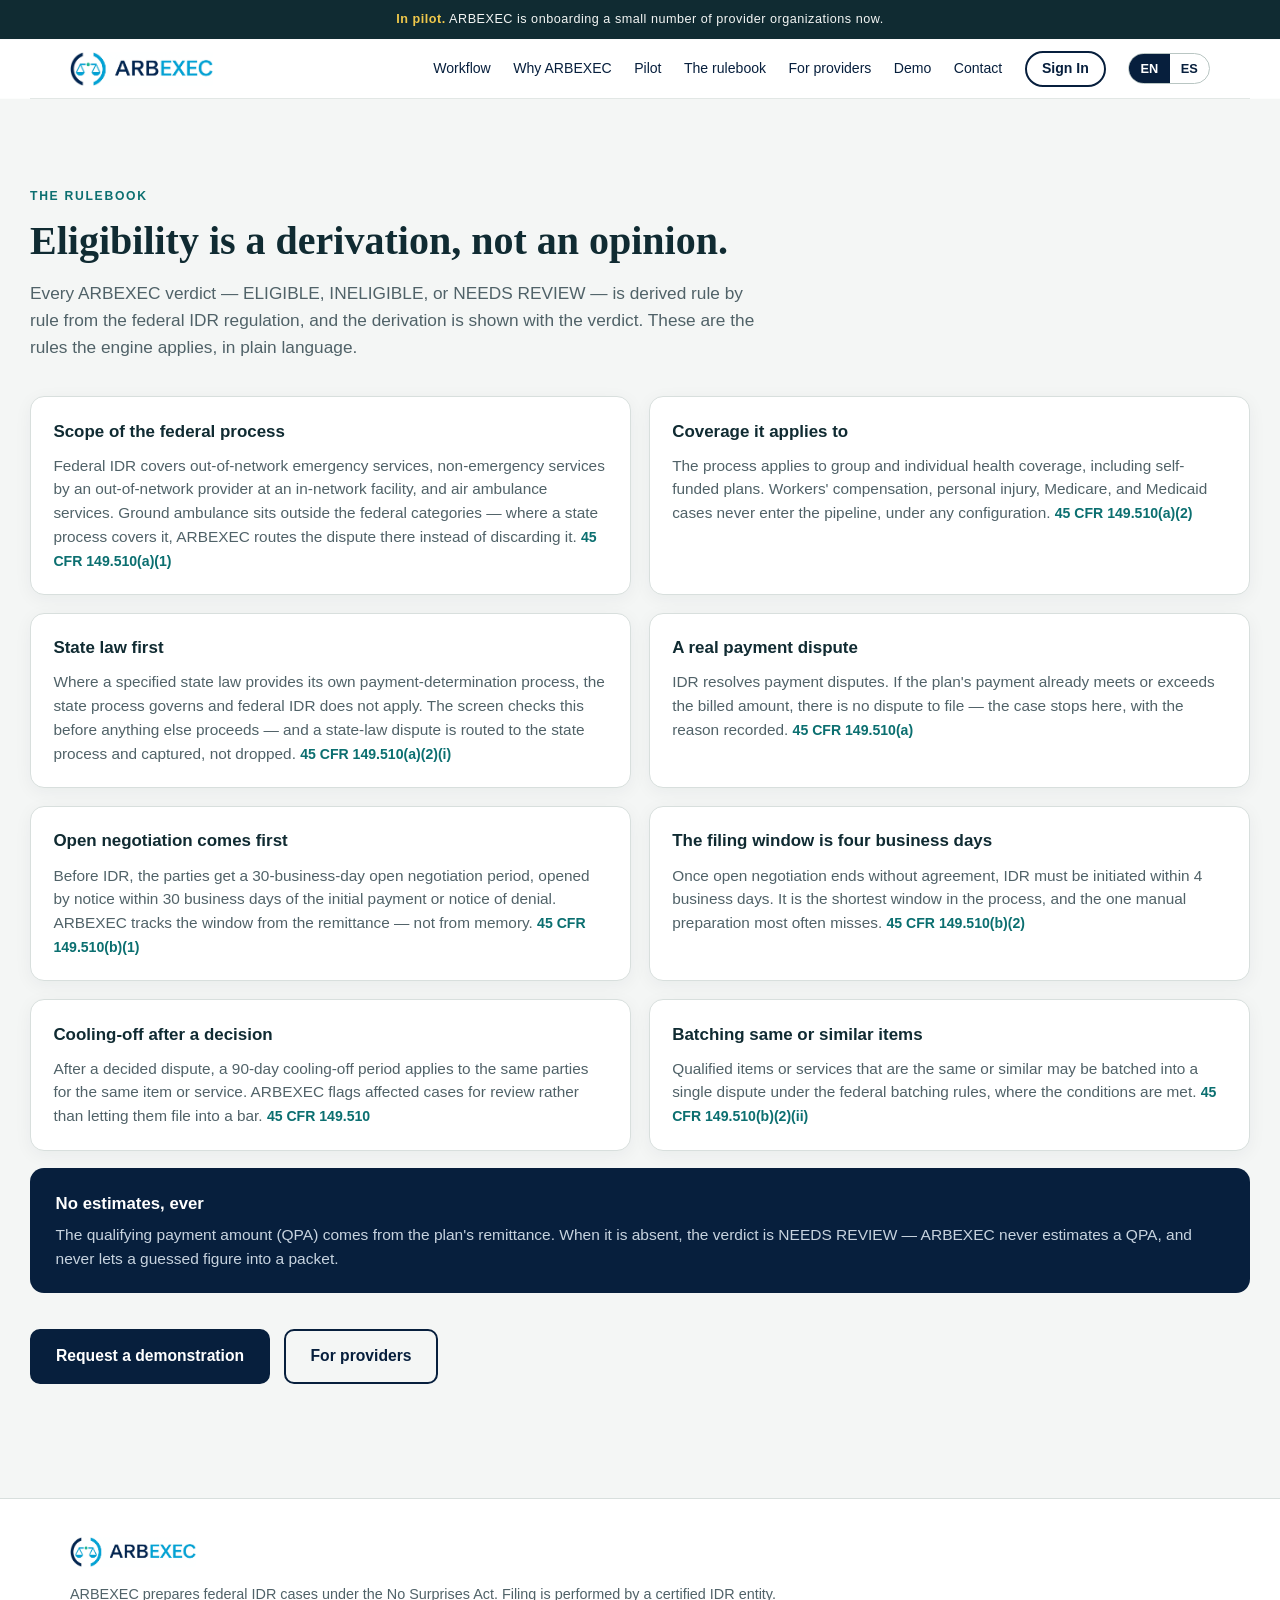
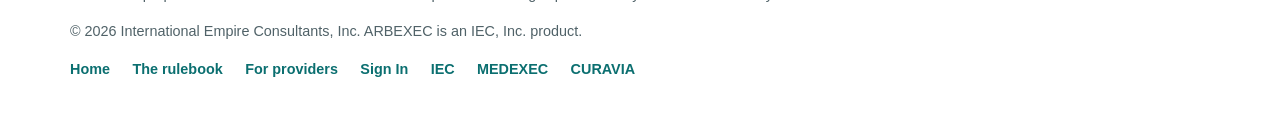
<file: rules.html>
<!DOCTYPE html>
<html lang="en">
<head>
<meta charset="utf-8">
<meta name="viewport" content="width=device-width, initial-scale=1">
<title>ARBEXEC — The Rulebook Behind Every Verdict</title>
<meta name="description" content="The federal IDR rules ARBEXEC applies to every claim, in plain language, each with its citation in 45 CFR 149.510: scope, state law, open negotiation, the filing window, cooling-off, and batching.">
<link rel="icon" type="image/png" href="assets/favicon.png">
<link rel="stylesheet" href="styles.css">
</head>
<body>
<a class="skip-link" href="#main" data-i18n="skip">Skip to content</a>

<div class="pilot-strip" data-i18n="strip"><strong>In pilot.</strong> ARBEXEC is onboarding a small number of provider organizations now.</div>

<nav class="nav" aria-label="Page sections">
  <a class="nav-brand" href="index.html" aria-label="ARBEXEC home"><img src="assets/logo.webp" alt="ARBEXEC"></a>
  <div class="nav-links">
    <a href="index.html#workflow" data-i18n="nav.workflow">Workflow</a>
    <a href="index.html#why" data-i18n="nav.why">Why ARBEXEC</a>
    <a href="index.html#pilot" data-i18n="nav.pilot">Pilot</a>
    <a href="rules.html" data-i18n="nav.rules">The rulebook</a>
    <a href="for-providers.html" data-i18n="nav.providers">For providers</a>
    <a href="index.html#nda" data-i18n="nav.demo">Demo</a>
    <a href="index.html#contact" data-i18n="nav.contact">Contact</a>
    <a class="nav-signin" href="https://app.arbexec.com/portal/signin" data-i18n="nav.signin">Sign In</a>
    <span class="lang-toggle" role="group" aria-label="Language">
      <button type="button" data-lang="en" aria-pressed="true">EN</button>
      <button type="button" data-lang="es" aria-pressed="false">ES</button>
    </span>
  </div>
</nav>

<main id="main">
<section class="wrap section">
  <p class="eyebrow" data-i18n="r.eyebrow">The rulebook</p>
  <h2 data-i18n="r.h2">Eligibility is a derivation, not an opinion.</h2>
  <p class="lede" data-i18n="r.lede">Every ARBEXEC verdict — ELIGIBLE, INELIGIBLE, or NEEDS REVIEW — is derived rule by rule from the federal IDR regulation, and the derivation is shown with the verdict. These are the rules the engine applies, in plain language.</p>

  <div class="grid cols-2">
    <div class="card">
      <h3 data-i18n="r.c1.h">Scope of the federal process</h3>
      <p><span data-i18n="r.c1.p">Federal IDR covers out-of-network emergency services, non-emergency services by an out-of-network provider at an in-network facility, and air ambulance services. Ground ambulance sits outside the federal categories — where a state process covers it, ARBEXEC routes the dispute there instead of discarding it.</span> <span class="cite">45 CFR 149.510(a)(1)</span></p>
    </div>
    <div class="card">
      <h3 data-i18n="r.c2.h">Coverage it applies to</h3>
      <p><span data-i18n="r.c2.p">The process applies to group and individual health coverage, including self-funded plans. Workers' compensation, personal injury, Medicare, and Medicaid cases never enter the pipeline, under any configuration.</span> <span class="cite">45 CFR 149.510(a)(2)</span></p>
    </div>
    <div class="card">
      <h3 data-i18n="r.c3.h">State law first</h3>
      <p><span data-i18n="r.c3.p">Where a specified state law provides its own payment-determination process, the state process governs and federal IDR does not apply. The screen checks this before anything else proceeds — and a state-law dispute is routed to the state process and captured, not dropped.</span> <span class="cite">45 CFR 149.510(a)(2)(i)</span></p>
    </div>
    <div class="card">
      <h3 data-i18n="r.c4.h">A real payment dispute</h3>
      <p><span data-i18n="r.c4.p">IDR resolves payment disputes. If the plan's payment already meets or exceeds the billed amount, there is no dispute to file — the case stops here, with the reason recorded.</span> <span class="cite">45 CFR 149.510(a)</span></p>
    </div>
    <div class="card">
      <h3 data-i18n="r.c5.h">Open negotiation comes first</h3>
      <p><span data-i18n="r.c5.p">Before IDR, the parties get a 30-business-day open negotiation period, opened by notice within 30 business days of the initial payment or notice of denial. ARBEXEC tracks the window from the remittance — not from memory.</span> <span class="cite">45 CFR 149.510(b)(1)</span></p>
    </div>
    <div class="card">
      <h3 data-i18n="r.c6.h">The filing window is four business days</h3>
      <p><span data-i18n="r.c6.p">Once open negotiation ends without agreement, IDR must be initiated within 4 business days. It is the shortest window in the process, and the one manual preparation most often misses.</span> <span class="cite">45 CFR 149.510(b)(2)</span></p>
    </div>
    <div class="card">
      <h3 data-i18n="r.c7.h">Cooling-off after a decision</h3>
      <p><span data-i18n="r.c7.p">After a decided dispute, a 90-day cooling-off period applies to the same parties for the same item or service. ARBEXEC flags affected cases for review rather than letting them file into a bar.</span> <span class="cite">45 CFR 149.510</span></p>
    </div>
    <div class="card">
      <h3 data-i18n="r.c8.h">Batching same or similar items</h3>
      <p><span data-i18n="r.c8.p">Qualified items or services that are the same or similar may be batched into a single dispute under the federal batching rules, where the conditions are met.</span> <span class="cite">45 CFR 149.510(b)(2)(ii)</span></p>
    </div>
  </div>

  <div class="wide-strip">
    <h3 data-i18n="r.strip.h">No estimates, ever</h3>
    <p data-i18n="r.strip.p">The qualifying payment amount (QPA) comes from the plan's remittance. When it is absent, the verdict is NEEDS REVIEW — ARBEXEC never estimates a QPA, and never lets a guessed figure into a packet.</p>
  </div>

  <div class="cta-row" style="margin-top:2.2rem">
    <a class="btn btn-primary" href="index.html#nda" data-i18n="cta.demo">Request a demonstration</a>
    <a class="btn btn-ghost" href="for-providers.html" data-i18n="nav.providers">For providers</a>
  </div>
</section>
</main>

<footer class="footer">
  <div class="inner">
    <img src="assets/logo.webp" alt="ARBEXEC">
    <p data-i18n="footer.tag">ARBEXEC prepares federal IDR cases under the No Surprises Act. Filing is performed by a certified IDR entity.</p>
    <p data-i18n="footer.rights">© 2026 International Empire Consultants, Inc. ARBEXEC is an IEC, Inc. product.</p>
    <div class="links">
      <a href="index.html" data-i18n="footer.home">Home</a>
      <a href="rules.html" data-i18n="nav.rules">The rulebook</a>
      <a href="for-providers.html" data-i18n="nav.providers">For providers</a>
      <a href="https://app.arbexec.com/portal/signin" data-i18n="nav.signin">Sign In</a>
      <a href="https://iecincglobal.com">IEC</a>
      <a href="https://getmedexec.com">MEDEXEC</a>
      <a href="https://www.getcuravia.com">CURAVIA</a>
    </div>
  </div>
</footer>

<script>
window.PAGE_I18N = {
  es: {
    "title": "ARBEXEC — El reglamento detrás de cada veredicto",
    "r.eyebrow": "El reglamento",
    "r.h2": "La elegibilidad es una derivación, no una opinión.",
    "r.lede": "Cada veredicto de ARBEXEC — ELEGIBLE, NO ELEGIBLE o NECESITA REVISIÓN — se deriva regla por regla de la regulación federal de IDR, y la derivación se muestra con el veredicto. Estas son las reglas que aplica el motor, en lenguaje claro.",
    "r.c1.h": "Alcance del proceso federal",
    "r.c1.p": "El IDR federal cubre servicios de emergencia fuera de la red, servicios no urgentes de un proveedor fuera de la red en un centro dentro de la red, y servicios de ambulancia aérea. La ambulancia terrestre queda fuera de las categorías federales — cuando un proceso estatal la cubre, ARBEXEC enruta la disputa allí en lugar de descartarla.",
    "r.c2.h": "Cobertura a la que aplica",
    "r.c2.p": "El proceso aplica a la cobertura de salud grupal e individual, incluidos los planes autofinanciados. Los casos de compensación laboral, lesiones personales, Medicare y Medicaid nunca entran en la línea, bajo ninguna configuración.",
    "r.c3.h": "Primero la ley estatal",
    "r.c3.p": "Cuando una ley estatal especificada ofrece su propio proceso de determinación de pago, rige el proceso estatal y el IDR federal no aplica. El examen verifica esto antes de que cualquier otra cosa avance — y una disputa de ley estatal se enruta al proceso estatal y se captura, no se descarta.",
    "r.c4.h": "Una disputa de pago real",
    "r.c4.p": "El IDR resuelve disputas de pago. Si el pago del plan ya iguala o supera el monto facturado, no hay disputa que presentar — el caso se detiene aquí, con el motivo registrado.",
    "r.c5.h": "Primero, la negociación abierta",
    "r.c5.p": "Antes del IDR, las partes tienen un período de negociación abierta de 30 días hábiles, que se abre con un aviso dentro de los 30 días hábiles del pago inicial o del aviso de denegación. ARBEXEC sigue la ventana desde la remesa — no de memoria.",
    "r.c6.h": "La ventana de presentación es de cuatro días hábiles",
    "r.c6.p": "Cuando la negociación abierta termina sin acuerdo, el IDR debe iniciarse dentro de 4 días hábiles. Es la ventana más corta del proceso, y la que la preparación manual pierde con más frecuencia.",
    "r.c7.h": "Enfriamiento después de una decisión",
    "r.c7.p": "Después de una disputa decidida, aplica un período de enfriamiento de 90 días para las mismas partes y el mismo ítem o servicio. ARBEXEC marca los casos afectados para revisión en lugar de dejarlos presentarse contra una prohibición.",
    "r.c8.h": "Agrupación de ítems iguales o similares",
    "r.c8.p": "Los ítems o servicios calificados que son iguales o similares pueden agruparse en una sola disputa bajo las reglas federales de agrupación, cuando se cumplen las condiciones.",
    "r.strip.h": "Sin estimaciones, nunca",
    "r.strip.p": "El monto de pago calificado (QPA) sale de la remesa del plan. Cuando está ausente, el veredicto es NECESITA REVISIÓN — ARBEXEC nunca estima un QPA, y nunca deja que una cifra adivinada entre en un paquete."
  }
};
</script>
<script src="site.js"></script>
</body>
</html>
</file>
<file: styles.css>
/* ARBEXEC public site — design system mirrors the MEDEXEC public site
   (same palette, type stacks, components), ARBEXEC content. */

:root {
  color-scheme: light dark;
  --paper: #f4f6f5;
  --surface: #ffffff;
  --ink: #102b32;
  --muted: #506268;
  --faint: #d8dfdd;
  --rule: #b9c6c3;
  --teal: #0b6f70;
  --teal-dark: #074b4c;
  --teal-soft: #dcefee;
  --navy: #071f3d;
  --navy-deep: #06172f;
  --cyan: #00a8cf;
  --brand-green: #22b878;
  --hero-muted: #c7d3df;
  --coral: #d45b3f;
  --yellow: #f0c84b;
  --yellow-soft: #fff3bd;
  --good: #176b51;
  --shadow: 0 16px 44px rgba(16, 43, 50, .1);
  --serif: Georgia, "Times New Roman", serif;
  --sans: Helvetica, "Segoe UI", sans-serif;
}

@media (prefers-color-scheme: dark) {
  :root {
    --paper: #091619;
    --surface: #102328;
    --ink: #edf5f3;
    --muted: #afc2c0;
    --faint: #263e42;
    --rule: #3a5558;
    --teal: #65c5c0;
    --teal-dark: #95dfda;
    --teal-soft: #163a3d;
    --coral: #ff9478;
    --yellow: #eccd68;
    --yellow-soft: #3d3519;
    --good: #78d7b5;
    --shadow: 0 20px 54px rgba(0, 0, 0, .32);
  }
}

* { box-sizing: border-box; }
[hidden] { display: none !important; }
html { scroll-behavior: smooth; }
body {
  margin: 0;
  overflow-x: hidden;
  background: var(--paper);
  color: var(--ink);
  font-family: var(--sans);
  line-height: 1.55;
  -webkit-font-smoothing: antialiased;
}
button, input, textarea { font: inherit; }
button, a { -webkit-tap-highlight-color: transparent; }
a { color: inherit; }
:focus-visible { outline: 3px solid var(--coral); outline-offset: 3px; }
.skip-link { position: absolute; left: 1rem; top: -5rem; z-index: 99; padding: .7rem 1rem; background: var(--surface); }
.skip-link:focus { top: 1rem; }

.pilot-strip {
  background: var(--ink);
  color: var(--paper);
  padding: .62rem clamp(1rem, 4vw, 4rem);
  font-size: .79rem;
  letter-spacing: .04em;
  text-align: center;
}
.pilot-strip strong { color: var(--yellow); }

.nav {
  max-width: 1220px;
  margin: 0 auto;
  padding: .7rem clamp(1rem, 4vw, 2.5rem);
  display: flex;
  align-items: center;
  justify-content: flex-end;
  gap: 1.5rem;
  border-bottom: 1px solid #d8dfdd;
  background: #fff;
  box-shadow: 0 0 0 100vmax #fff;
  clip-path: inset(0 -100vmax);
  color: var(--navy);
  font-size: .88rem;
  font-weight: 500;
  flex-wrap: wrap;
}
.nav a { text-decoration: none; }
.nav a:hover { color: var(--teal); }
.nav-brand { margin-right: auto; display: flex; align-items: center; gap: .6rem; }
.nav-brand img { height: 34px; width: auto; display: block; }
.nav-links { display: flex; align-items: center; gap: 1.4rem; flex-wrap: wrap; }
.nav-signin {
  border: 2px solid var(--navy); border-radius: 999px; padding: .32rem .95rem;
  font-weight: 600; color: var(--navy); white-space: nowrap;
}
.nav a.nav-signin:hover { background: var(--navy); color: #fff; }
.lang-toggle { display: inline-flex; border: 1px solid var(--rule); border-radius: 999px; overflow: hidden; }
.lang-toggle button {
  border: 0; background: transparent; padding: .28rem .7rem; cursor: pointer;
  font-size: .8rem; font-weight: 600; color: var(--navy);
}
.lang-toggle button[aria-pressed="true"] { background: var(--navy); color: #fff; }

.wrap { max-width: 1220px; margin: 0 auto; padding: 0 clamp(1rem, 4vw, 2.5rem); }
.section { padding: clamp(3rem, 7vw, 5.5rem) 0; }
.section h2 {
  font-family: var(--serif);
  font-size: clamp(1.7rem, 3.4vw, 2.5rem);
  line-height: 1.15;
  margin: 0 0 1rem;
  color: var(--ink);
}
.section .lede { font-size: 1.08rem; color: var(--muted); max-width: 46rem; margin: 0 0 2.2rem; }
.eyebrow {
  text-transform: uppercase; letter-spacing: .14em; font-size: .76rem; font-weight: 700;
  color: var(--teal); margin: 0 0 .8rem;
}

/* Hero */
.hero {
  padding-top: clamp(2.6rem, 6vw, 4.5rem);
  padding-bottom: clamp(2.6rem, 6vw, 4.5rem);
  display: grid;
  grid-template-columns: minmax(0, 1.05fr) minmax(0, .95fr);
  gap: clamp(1.5rem, 4vw, 3.5rem);
  align-items: start;
}
@media (max-width: 900px) { .hero { grid-template-columns: 1fr; } }
.hero .kicker { font-size: .95rem; color: var(--muted); margin: 0 0 .6rem; letter-spacing: .02em; }
.hero h1 {
  font-family: var(--serif);
  font-size: clamp(2.2rem, 5vw, 3.6rem);
  line-height: 1.08;
  margin: 0 0 1.1rem;
  color: var(--navy);
}
@media (prefers-color-scheme: dark) { .hero h1 { color: var(--ink); } }
.hero .expansion { font-weight: 700; color: var(--teal-dark); margin: 0 0 1rem; }
.hero .sub { font-size: 1.12rem; color: var(--muted); margin: 0 0 1.8rem; max-width: 34rem; }
.cta-row { display: flex; gap: .9rem; flex-wrap: wrap; margin-bottom: 1.6rem; }
.btn {
  display: inline-block; text-decoration: none; font-weight: 700; border-radius: 10px;
  padding: .85rem 1.5rem; border: 2px solid var(--navy); cursor: pointer; font-size: .98rem;
}
.btn-primary { background: var(--navy); color: #fff; }
.btn-primary:hover { background: var(--teal-dark); border-color: var(--teal-dark); }
.btn-ghost { background: transparent; color: var(--navy); }
@media (prefers-color-scheme: dark) { .btn-ghost { color: var(--ink); border-color: var(--rule); } }
.btn-ghost:hover { border-color: var(--teal); color: var(--teal); }
.chips { display: flex; gap: .55rem; flex-wrap: wrap; list-style: none; margin: 0; padding: 0; }
.chips li {
  background: var(--teal-soft); color: var(--teal-dark); border-radius: 999px;
  padding: .34rem .85rem; font-size: .83rem; font-weight: 600;
}
@media (prefers-color-scheme: dark) { .chips li { color: var(--teal-dark); } }

/* Case panel (illustrative) */
.panel {
  background: var(--surface); border: 1px solid var(--faint); border-radius: 16px;
  box-shadow: var(--shadow); padding: 1.4rem 1.5rem;
}
.panel .panel-head {
  display: flex; justify-content: space-between; align-items: baseline; gap: 1rem;
  border-bottom: 1px solid var(--faint); padding-bottom: .7rem; margin-bottom: 1rem;
}
.panel .panel-head .t { font-size: .74rem; letter-spacing: .13em; font-weight: 700; color: var(--muted); text-transform: uppercase; }
.panel .panel-head .badge {
  background: var(--yellow-soft); color: var(--ink); border-radius: 999px;
  font-size: .72rem; font-weight: 700; padding: .2rem .65rem; white-space: nowrap;
}
.panel dl { margin: 0; display: grid; gap: .85rem; }
.panel .row { display: grid; grid-template-columns: 8.5rem 1fr; gap: .8rem; }
@media (max-width: 520px) { .panel .row { grid-template-columns: 1fr; gap: .15rem; } }
.panel dt { font-size: .78rem; font-weight: 700; letter-spacing: .06em; text-transform: uppercase; color: var(--teal); padding-top: .15rem; }
.panel dd { margin: 0; font-size: .95rem; }
.panel dd .cite { color: var(--muted); font-size: .85rem; }
.panel .verdict { font-weight: 700; color: var(--good); }
.panel .caption { margin: 1rem 0 0; font-size: .8rem; color: var(--muted); border-top: 1px solid var(--faint); padding-top: .7rem; }

/* Statement / overview band */
.statement { text-align: center; }
.statement h2 { font-family: var(--serif); font-size: clamp(1.8rem, 3.6vw, 2.6rem); margin: 0 auto 1rem; max-width: 46rem; line-height: 1.2; }
.statement p { color: var(--muted); font-size: 1.08rem; max-width: 44rem; margin: 0 auto; }

/* Cards */
.grid { display: grid; gap: 1.1rem; }
.grid.cols-3 { grid-template-columns: repeat(3, 1fr); }
.grid.cols-2 { grid-template-columns: repeat(2, 1fr); }
@media (max-width: 900px) { .grid.cols-3 { grid-template-columns: 1fr 1fr; } }
@media (max-width: 620px) { .grid.cols-3, .grid.cols-2 { grid-template-columns: 1fr; } }
.card {
  background: var(--surface); border: 1px solid var(--faint); border-radius: 14px;
  padding: 1.35rem 1.4rem; box-shadow: 0 4px 18px rgba(16, 43, 50, .05);
}
.card h3 { margin: 0 0 .55rem; font-size: 1.06rem; color: var(--ink); }
.card p { margin: 0; color: var(--muted); font-size: .96rem; }
.card .step {
  display: inline-block; font-size: .74rem; font-weight: 700; letter-spacing: .1em;
  color: var(--cyan); text-transform: uppercase; margin-bottom: .5rem;
}
.card .cite { color: var(--teal); font-weight: 600; font-size: .88rem; }
.wide-strip {
  margin-top: 1.1rem; background: var(--navy); color: #fff; border-radius: 14px; padding: 1.4rem 1.6rem;
}
.wide-strip h3 { margin: 0 0 .4rem; font-size: 1.05rem; }
.wide-strip p { margin: 0; color: var(--hero-muted); font-size: .97rem; }

/* Workflow band */
.workflow { background: var(--surface); border-top: 1px solid var(--faint); border-bottom: 1px solid var(--faint); }
.workflow .inner { max-width: 1220px; margin: 0 auto; padding: clamp(3rem, 7vw, 5.5rem) clamp(1rem, 4vw, 2.5rem); }
.workflow h2 { font-family: var(--serif); font-size: clamp(1.7rem, 3.4vw, 2.5rem); margin: 0 0 1rem; line-height: 1.15; }
.workflow .lede { font-size: 1.08rem; color: var(--muted); max-width: 46rem; margin: 0 0 2.2rem; }

/* FAQ */
.faq details {
  background: var(--surface); border: 1px solid var(--faint); border-radius: 12px;
  padding: 1rem 1.3rem; margin-bottom: .7rem;
}
.faq summary { font-weight: 700; cursor: pointer; font-size: 1rem; }
.faq details p { color: var(--muted); margin: .6rem 0 0; }

/* NDA panel */
.nda-panel {
  background: var(--navy-deep); color: #fff; border-radius: 18px;
  padding: clamp(1.8rem, 4vw, 3rem); text-align: left;
}
.nda-panel h2 { color: #fff; }
.nda-panel p { color: var(--hero-muted); max-width: 44rem; }
.nda-panel .btn-primary { background: var(--cyan); border-color: var(--cyan); color: var(--navy-deep); }
.nda-panel .btn-primary:hover { background: var(--brand-green); border-color: var(--brand-green); }
.nda-panel a.alt { color: var(--cyan); font-weight: 600; }

/* Contact */
.contact-grid { display: grid; grid-template-columns: repeat(3, 1fr); gap: 1.1rem; }
@media (max-width: 800px) { .contact-grid { grid-template-columns: 1fr; } }
.contact-grid .card a { color: var(--teal); font-weight: 700; text-decoration: none; }
.contact-grid .card a:hover { text-decoration: underline; }

/* Footer */
.footer {
  border-top: 1px solid var(--faint); background: var(--surface);
  padding: 2.4rem 0 2.8rem; margin-top: 0;
}
.footer .inner { max-width: 1220px; margin: 0 auto; padding: 0 clamp(1rem, 4vw, 2.5rem); }
.footer img { height: 30px; width: auto; display: block; margin-bottom: 1rem; }
.footer p { color: var(--muted); font-size: .9rem; max-width: 46rem; }
.footer .links { display: flex; gap: 1.4rem; flex-wrap: wrap; margin-top: 1rem; font-size: .9rem; }
.footer .links a { color: var(--teal); text-decoration: none; font-weight: 600; }
.footer .links a:hover { text-decoration: underline; }
</file>
